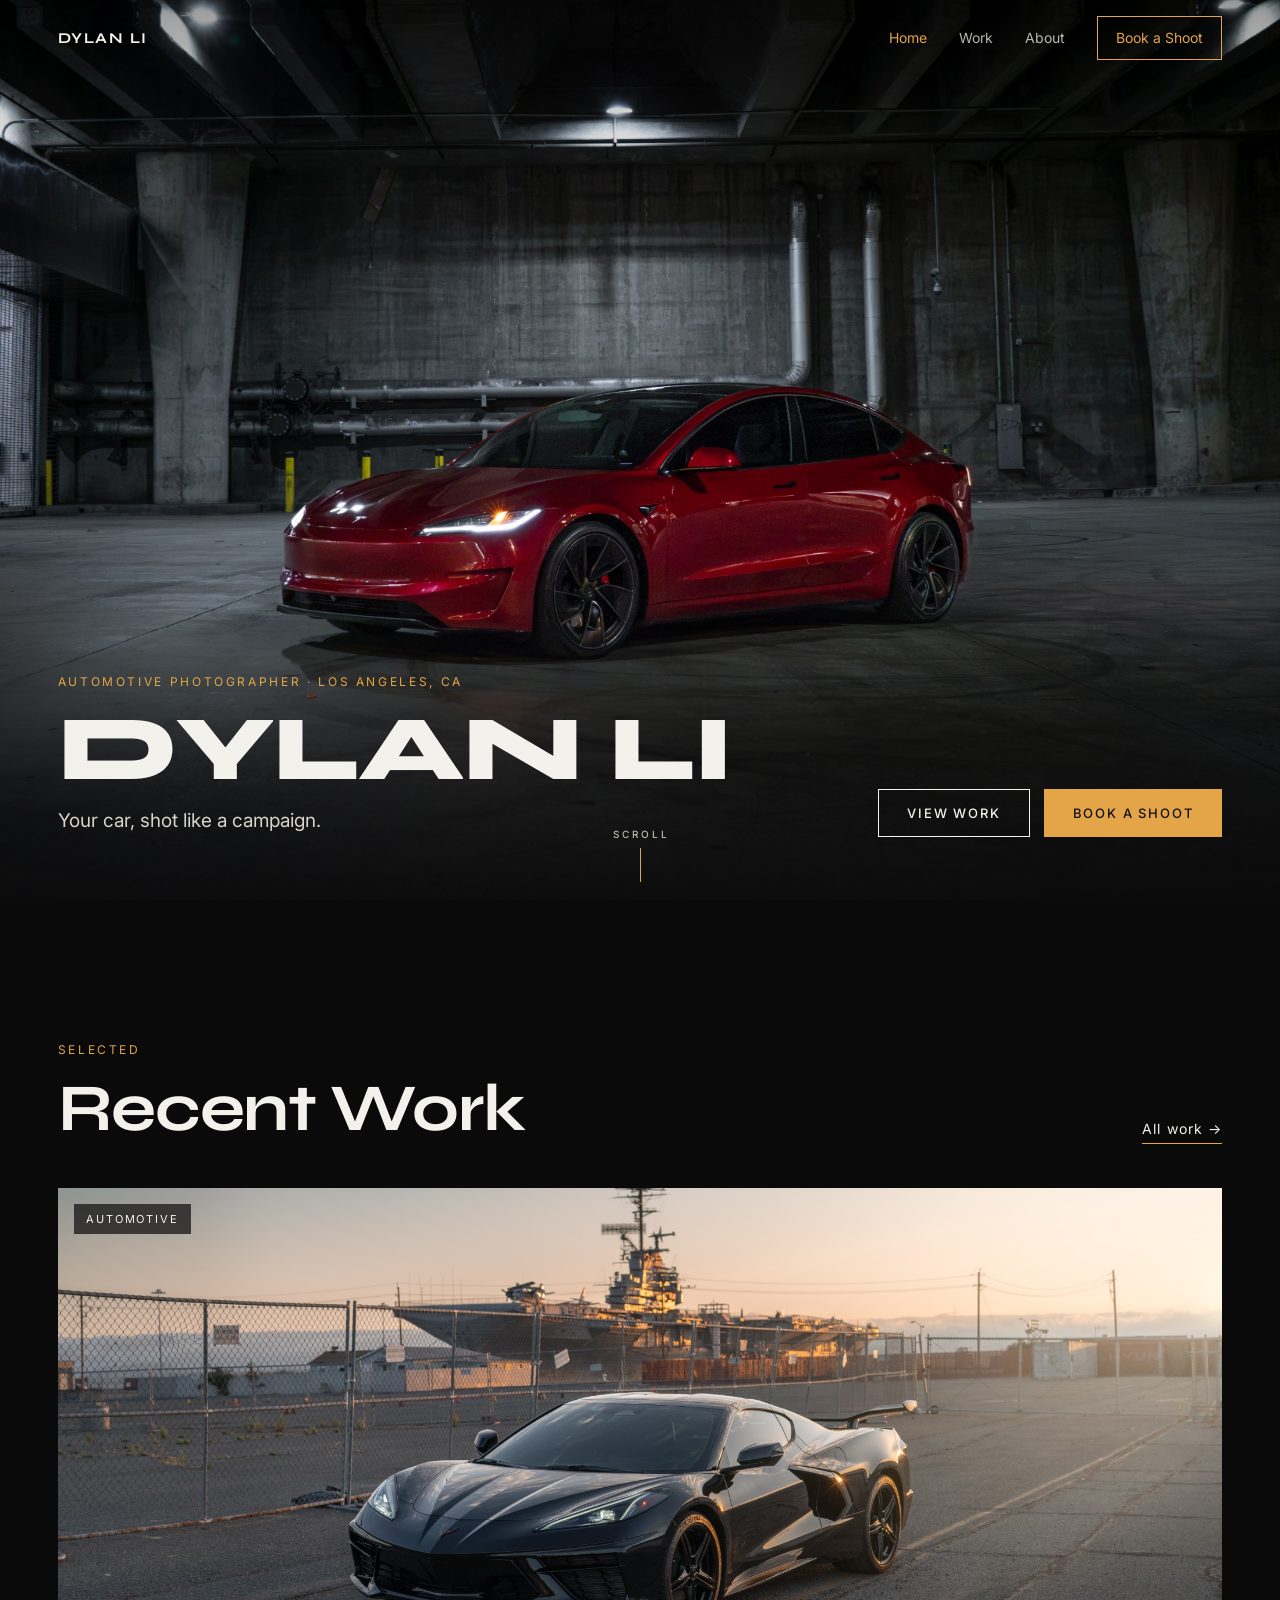
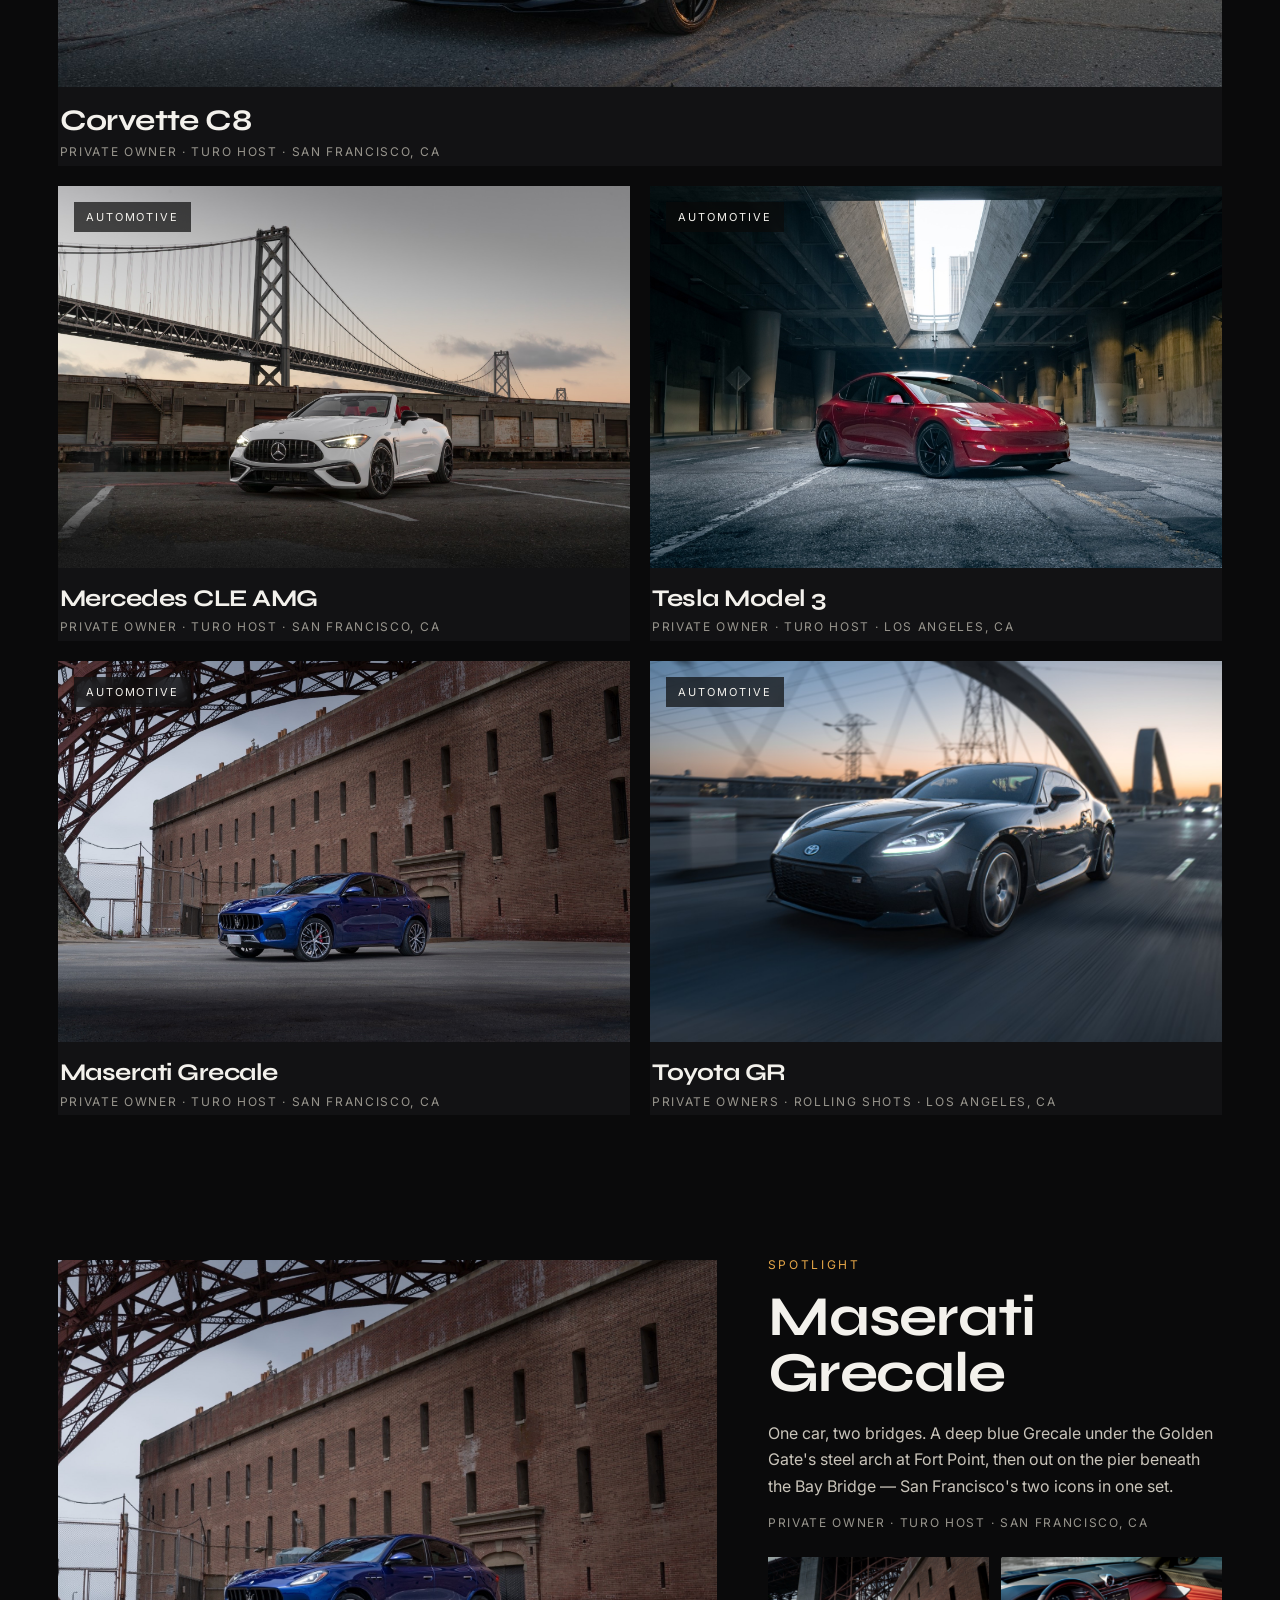
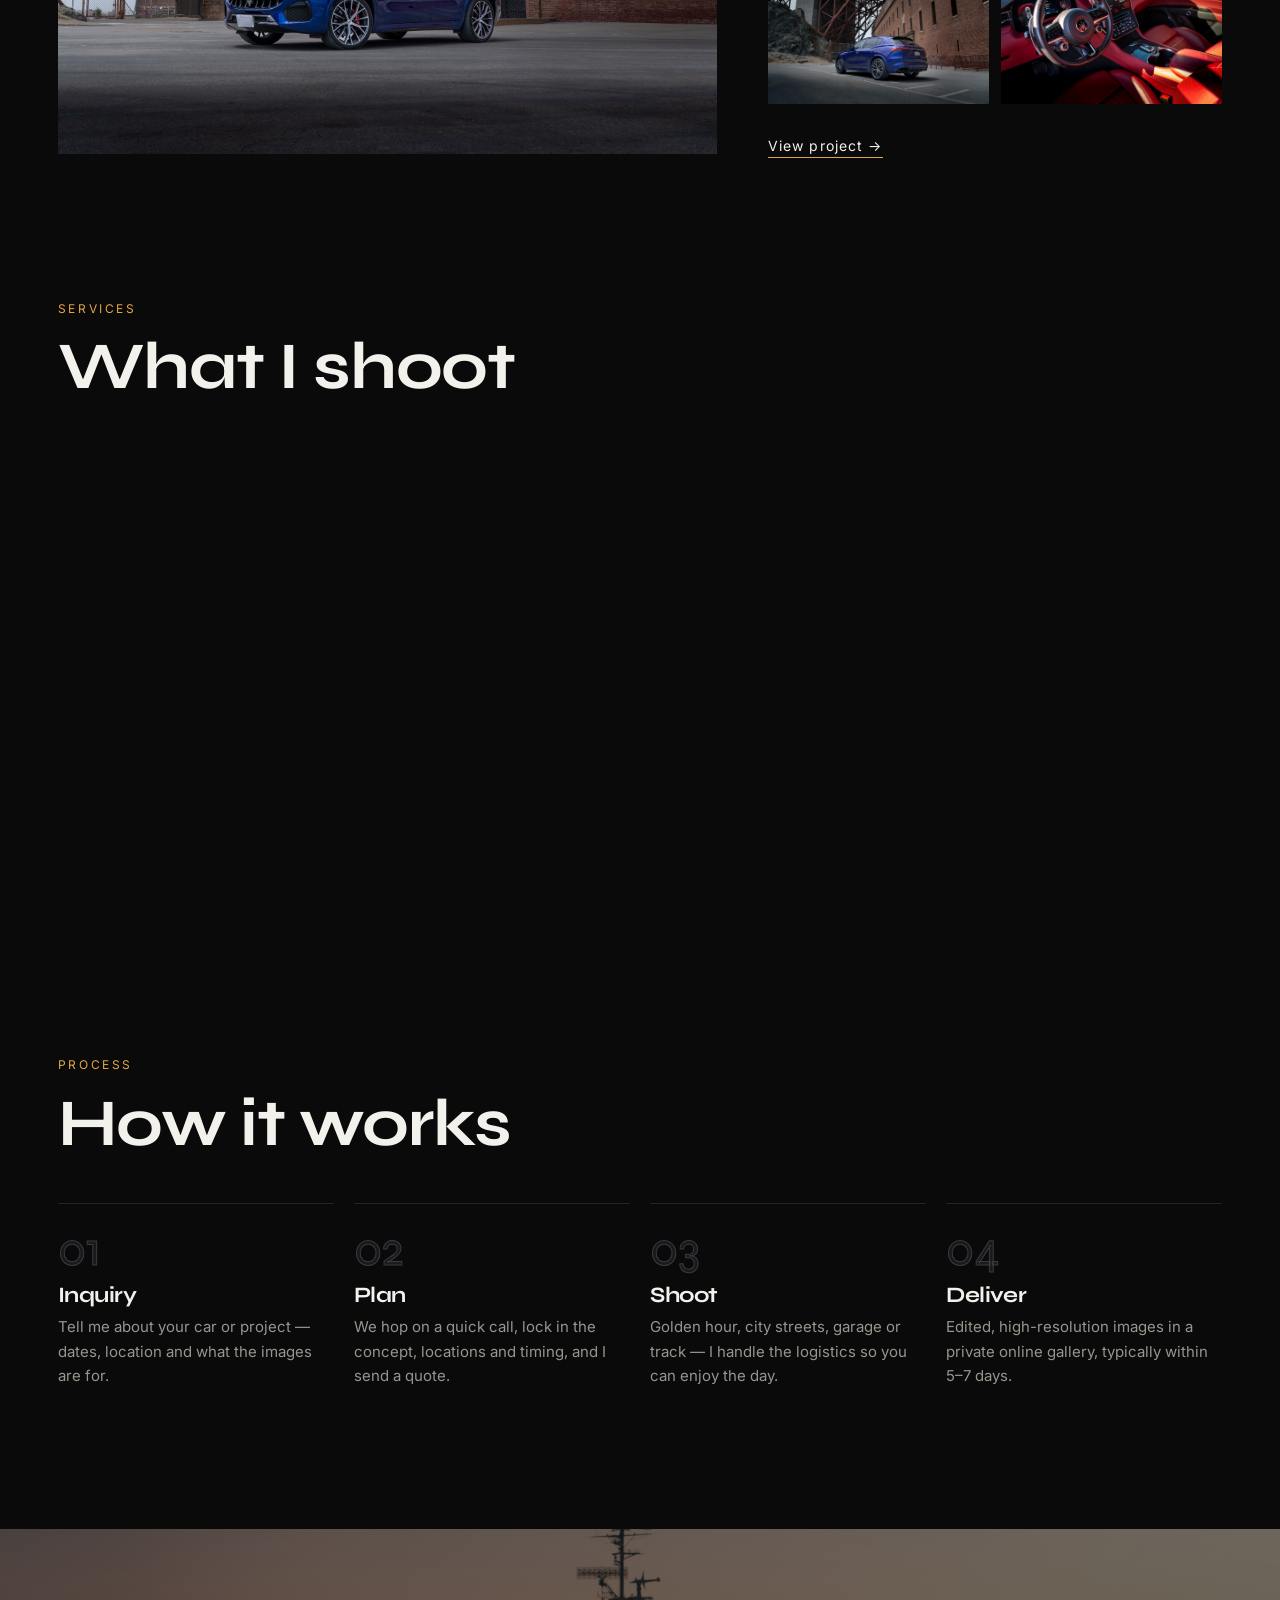
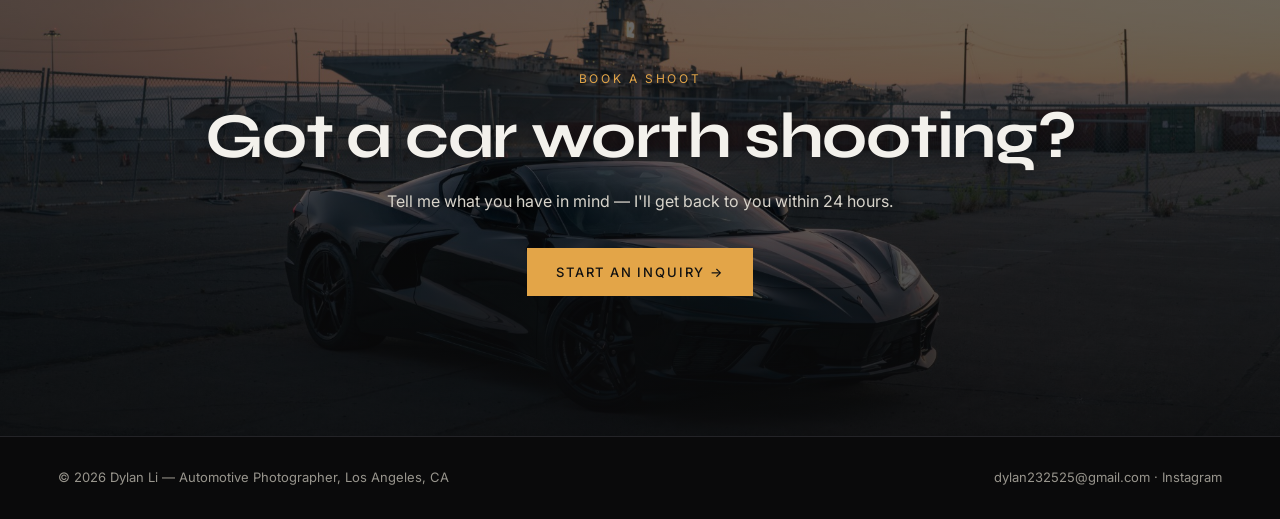
<file: index.html>
<!doctype html>
<html lang="en">
<head>
  <meta charset="utf-8" />
  <meta name="viewport" content="width=device-width, initial-scale=1" />
  <title>Photography</title>
  <meta name="description" content="Los Angeles automotive photographer — private car shoots, rolling shots, Turo listings, and dealership and brand campaigns." />
  <link rel="preconnect" href="https://fonts.googleapis.com" />
  <link rel="preconnect" href="https://fonts.gstatic.com" crossorigin />
  <link href="https://fonts.googleapis.com/css2?family=Inter:wght@300;400;500;600&family=Syne:wght@600;700;800&display=swap" rel="stylesheet" />
  <link rel="icon" href="favicon.ico" sizes="any" />
  <link rel="icon" type="image/png" sizes="32x32" href="favicon-32.png" />
  <link rel="apple-touch-icon" href="apple-touch-icon.png" />
  <link rel="stylesheet" href="styles.css" />
</head>
<body data-page="home">
  <main id="app"></main>
  <script src="config.js"></script>
  <script src="app.js"></script>
</body>
</html>
</file>
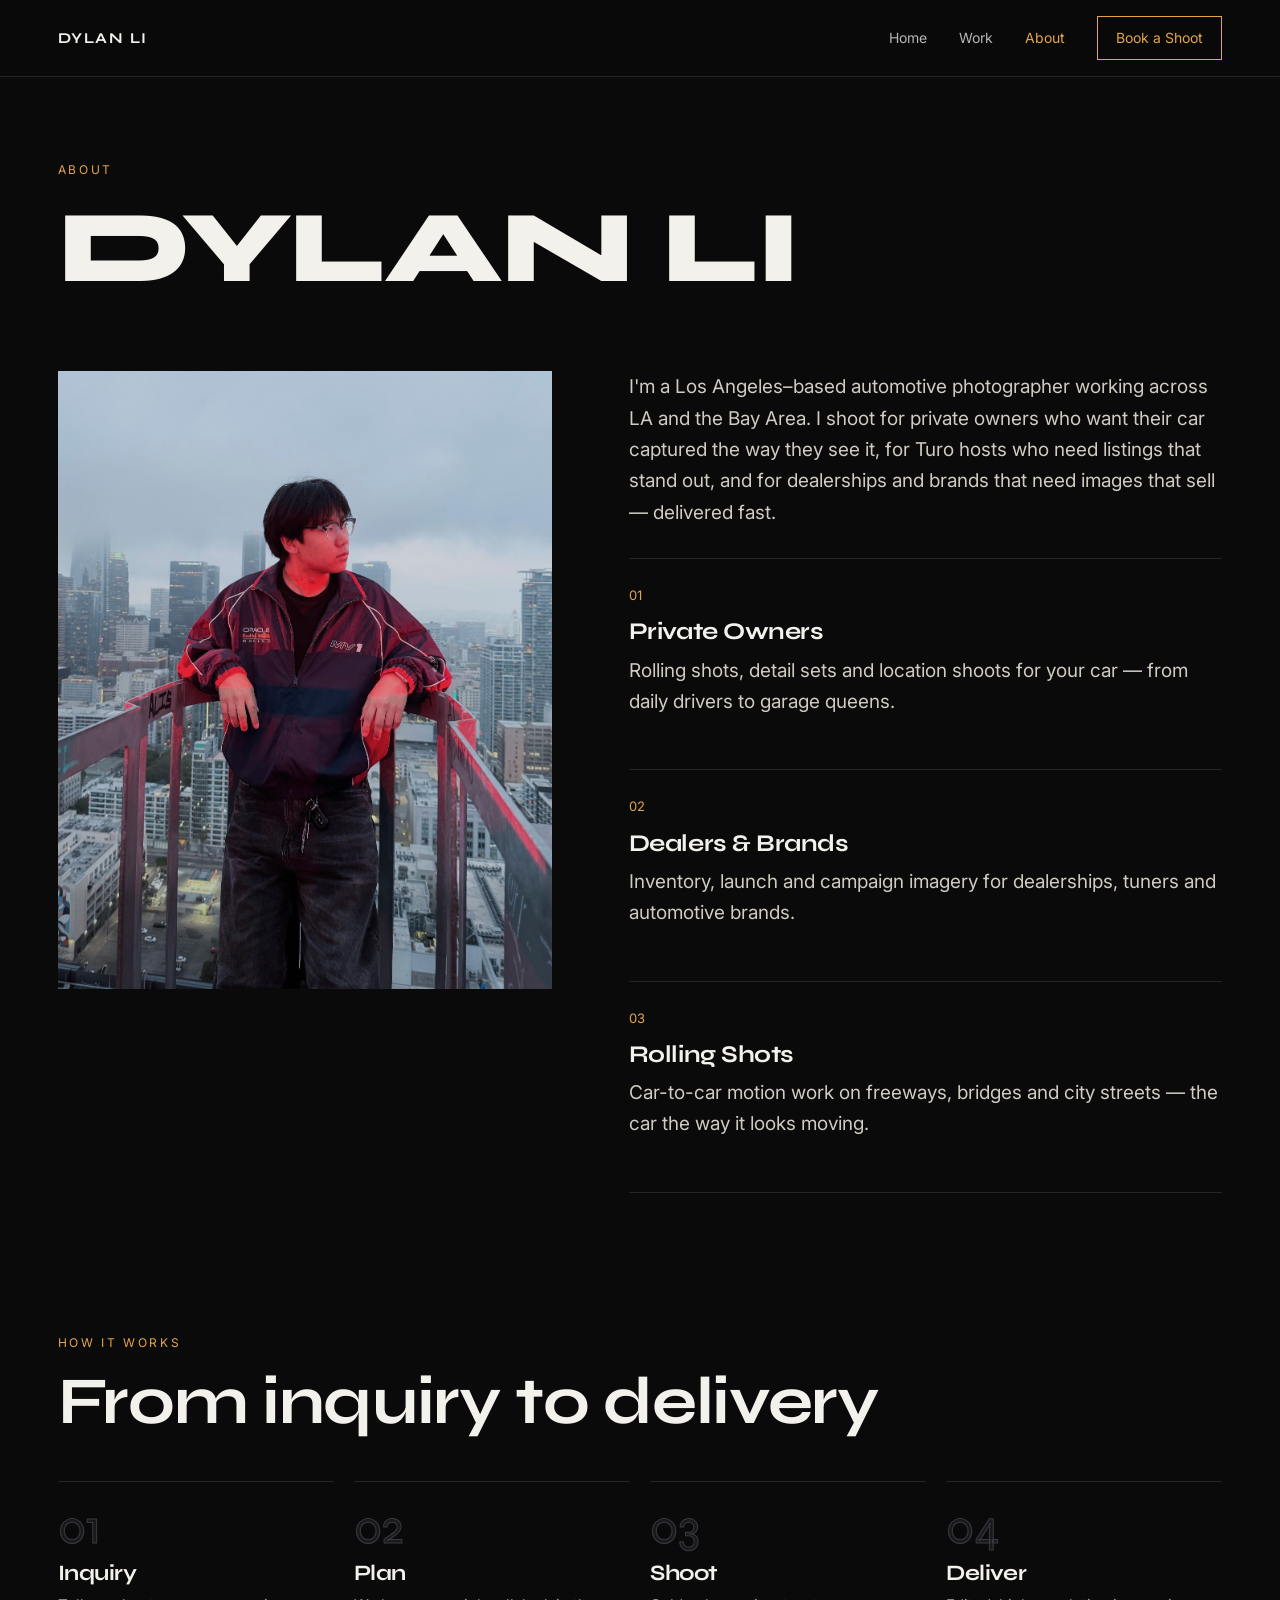
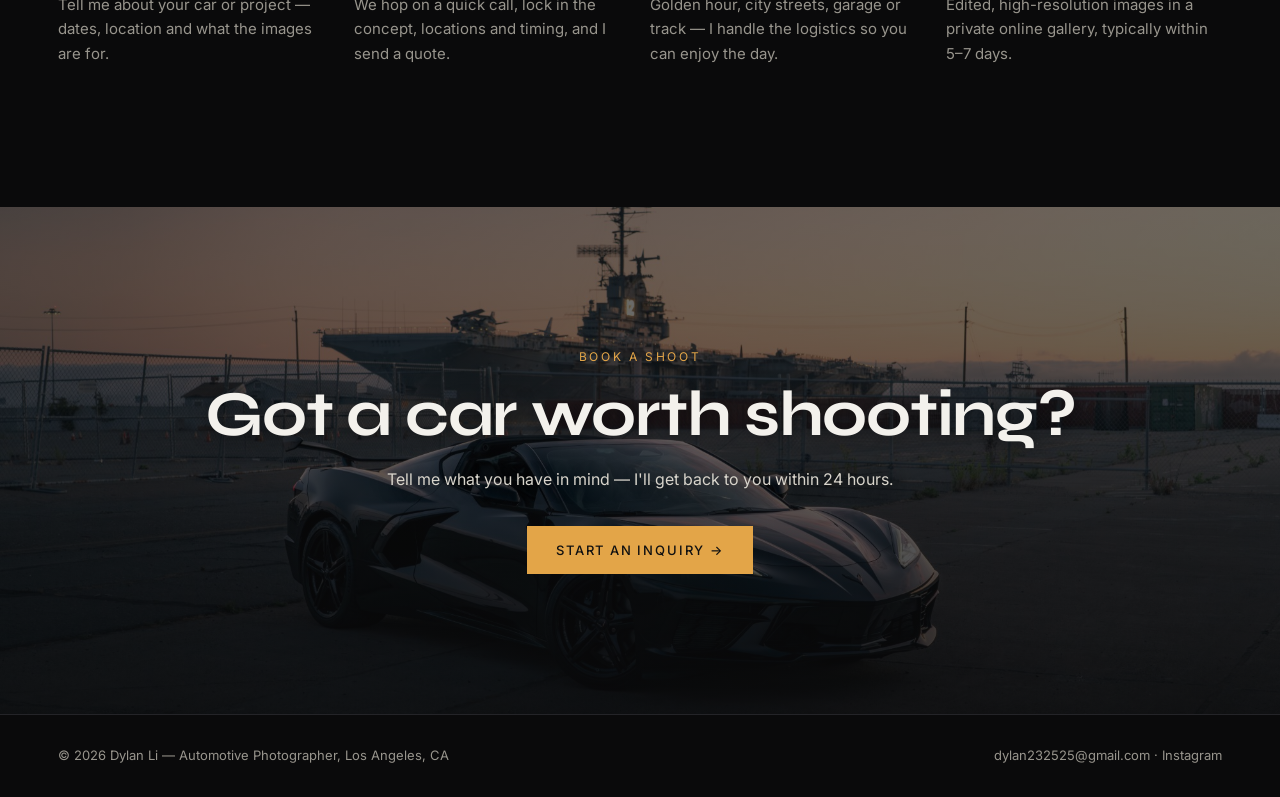
<file: about.html>
<!doctype html>
<html lang="en">
<head>
  <meta charset="utf-8" />
  <meta name="viewport" content="width=device-width, initial-scale=1" />
  <title>Photography</title>
  <meta name="description" content="Los Angeles automotive photographer — private car shoots, rolling shots, Turo listings, and dealership and brand campaigns." />
  <link rel="preconnect" href="https://fonts.googleapis.com" />
  <link rel="preconnect" href="https://fonts.gstatic.com" crossorigin />
  <link href="https://fonts.googleapis.com/css2?family=Inter:wght@300;400;500;600&family=Syne:wght@600;700;800&display=swap" rel="stylesheet" />
  <link rel="icon" href="favicon.ico" sizes="any" />
  <link rel="icon" type="image/png" sizes="32x32" href="favicon-32.png" />
  <link rel="apple-touch-icon" href="apple-touch-icon.png" />
  <link rel="stylesheet" href="styles.css" />
</head>
<body data-page="about">
  <main id="app"></main>
  <script src="config.js"></script>
  <script src="app.js"></script>
</body>
</html>
</file>
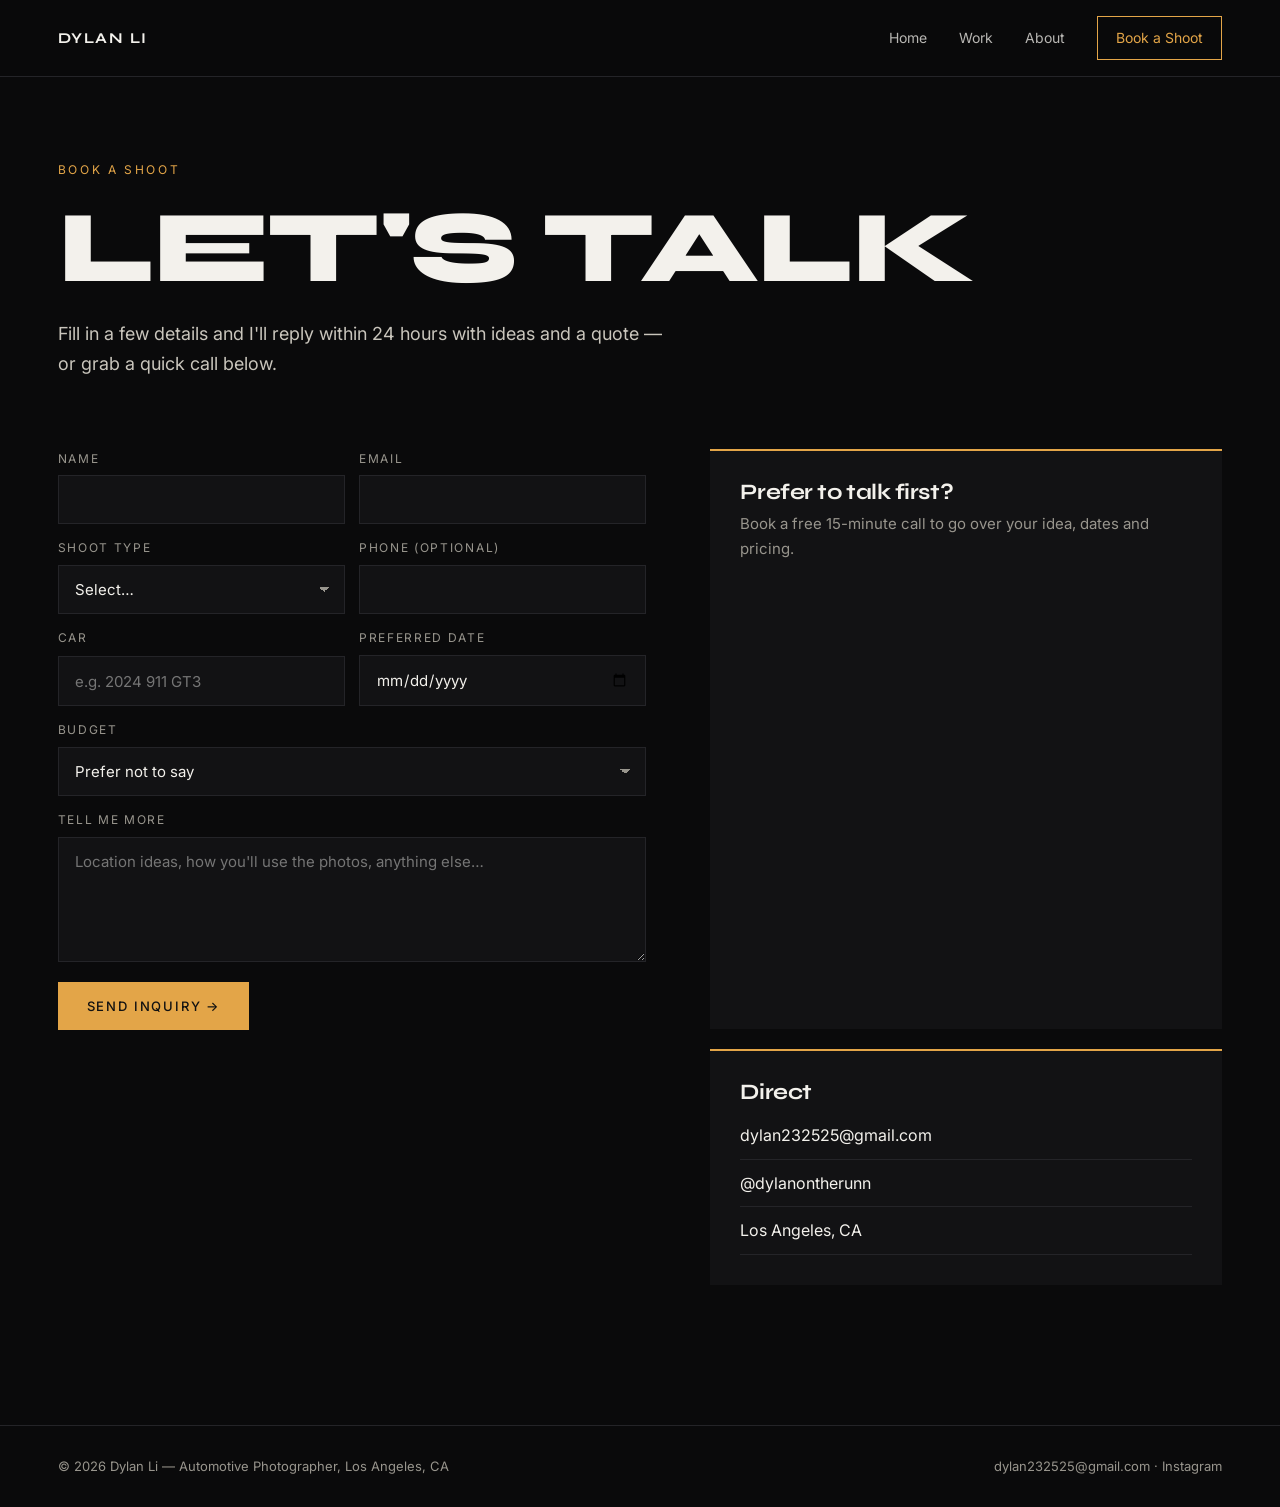
<file: contact.html>
<!doctype html>
<html lang="en">
<head>
  <meta charset="utf-8" />
  <meta name="viewport" content="width=device-width, initial-scale=1" />
  <title>Photography</title>
  <meta name="description" content="Los Angeles automotive photographer — private car shoots, rolling shots, Turo listings, and dealership and brand campaigns." />
  <link rel="preconnect" href="https://fonts.googleapis.com" />
  <link rel="preconnect" href="https://fonts.gstatic.com" crossorigin />
  <link href="https://fonts.googleapis.com/css2?family=Inter:wght@300;400;500;600&family=Syne:wght@600;700;800&display=swap" rel="stylesheet" />
  <link rel="icon" href="favicon.ico" sizes="any" />
  <link rel="icon" type="image/png" sizes="32x32" href="favicon-32.png" />
  <link rel="apple-touch-icon" href="apple-touch-icon.png" />
  <link rel="stylesheet" href="styles.css" />
</head>
<body data-page="contact">
  <main id="app"></main>
  <script src="config.js"></script>
  <script src="app.js"></script>
</body>
</html>
</file>
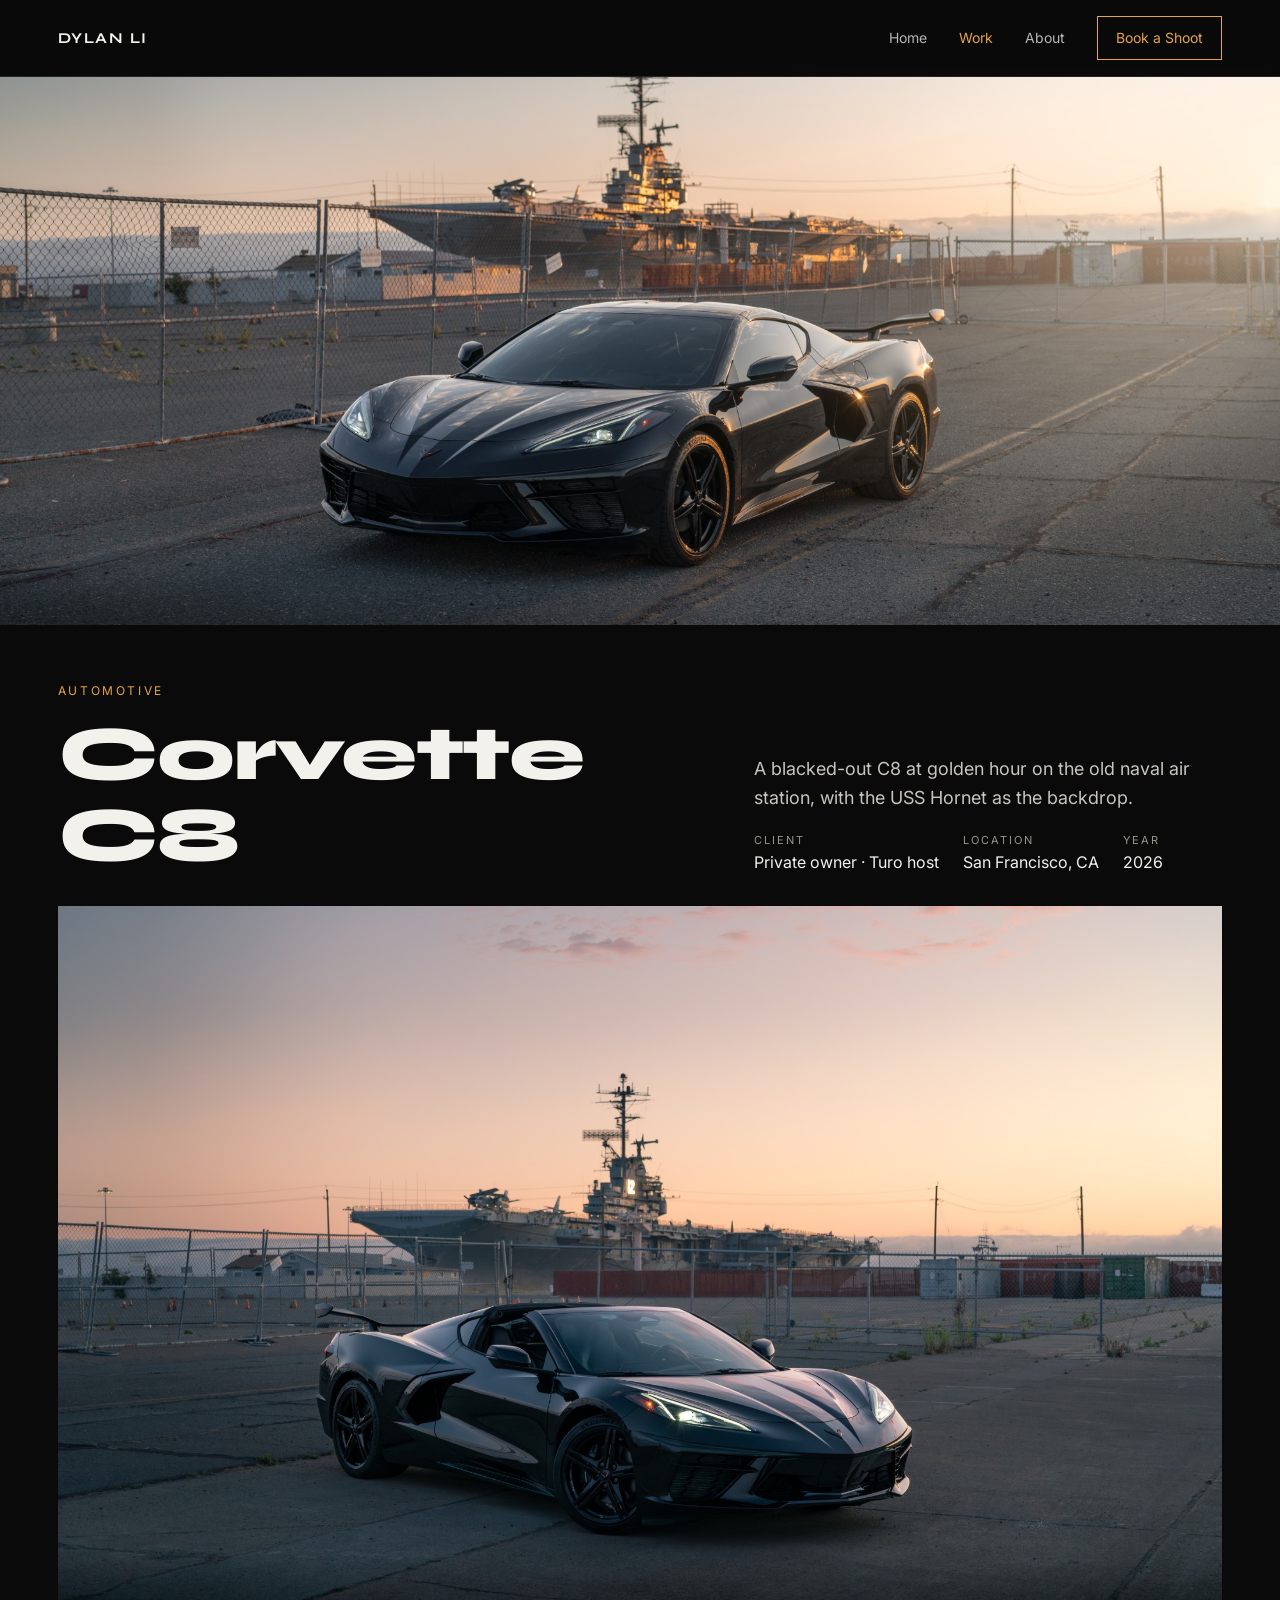
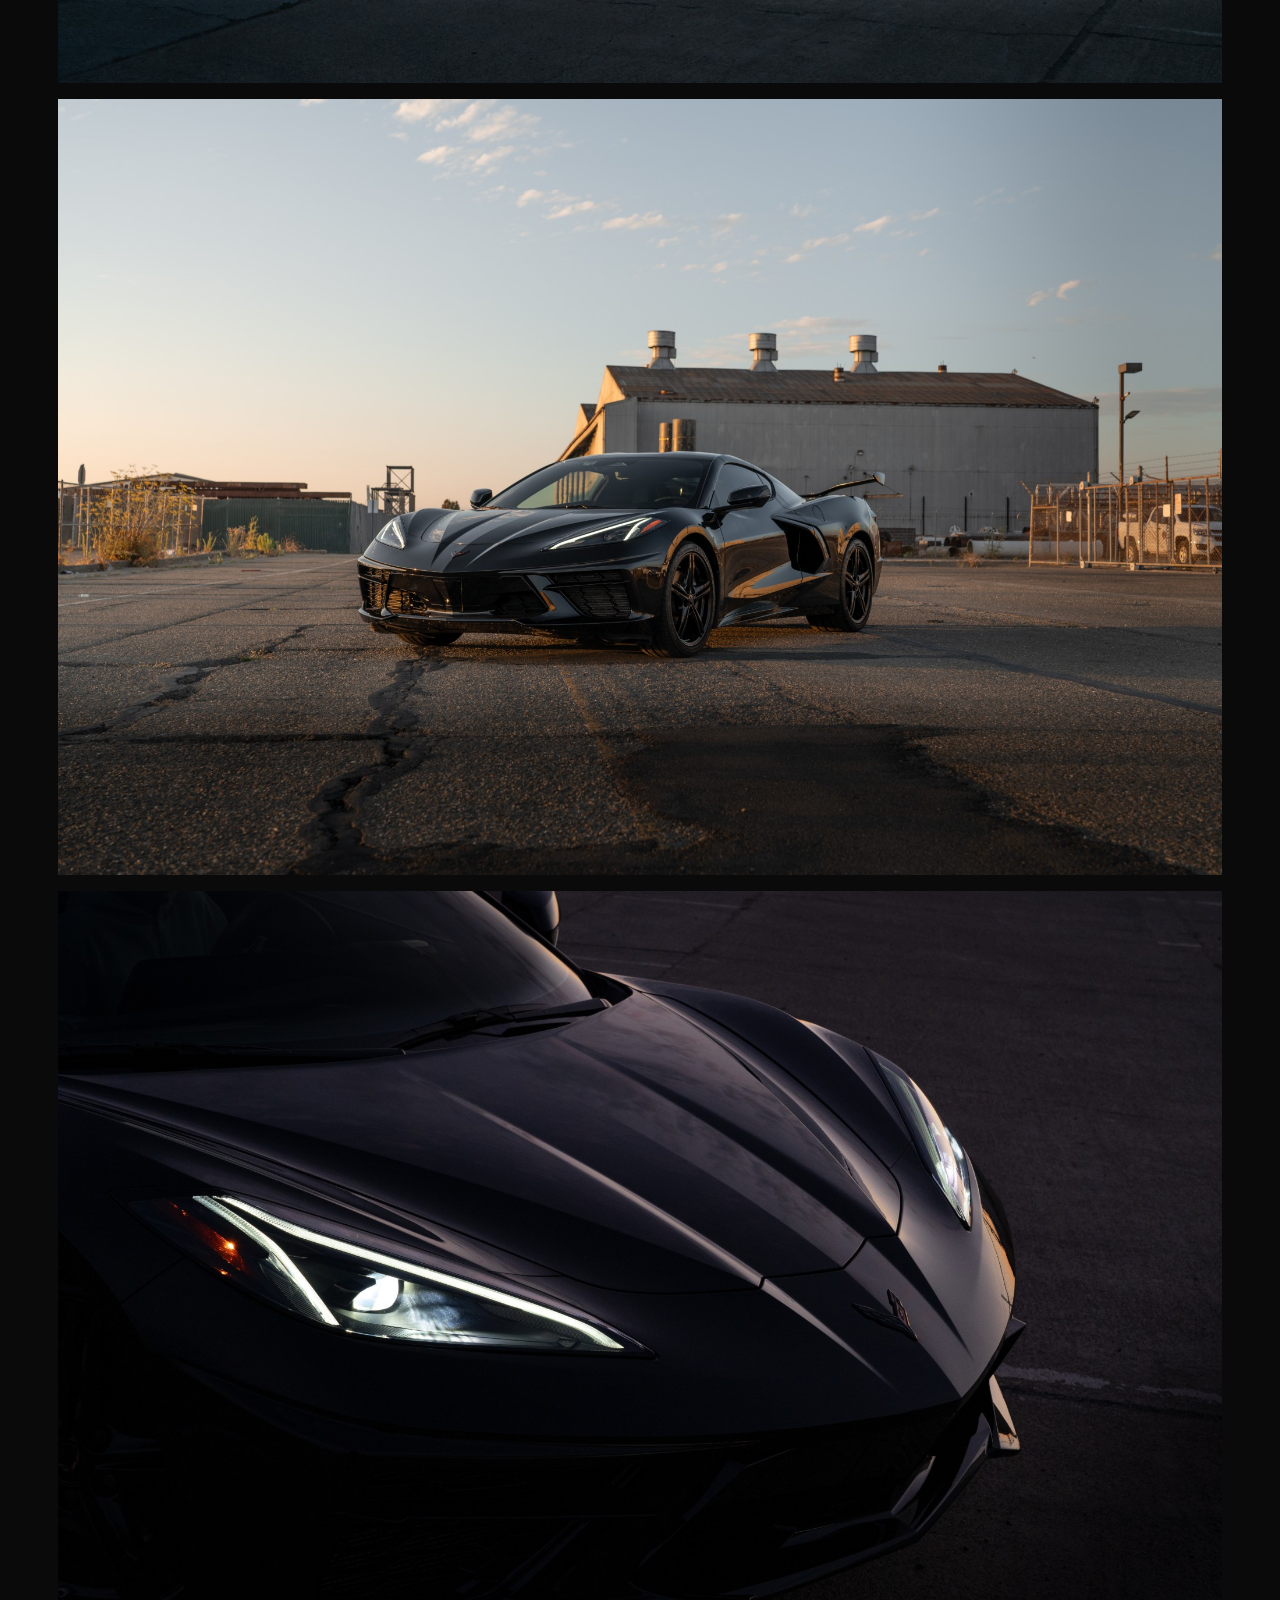
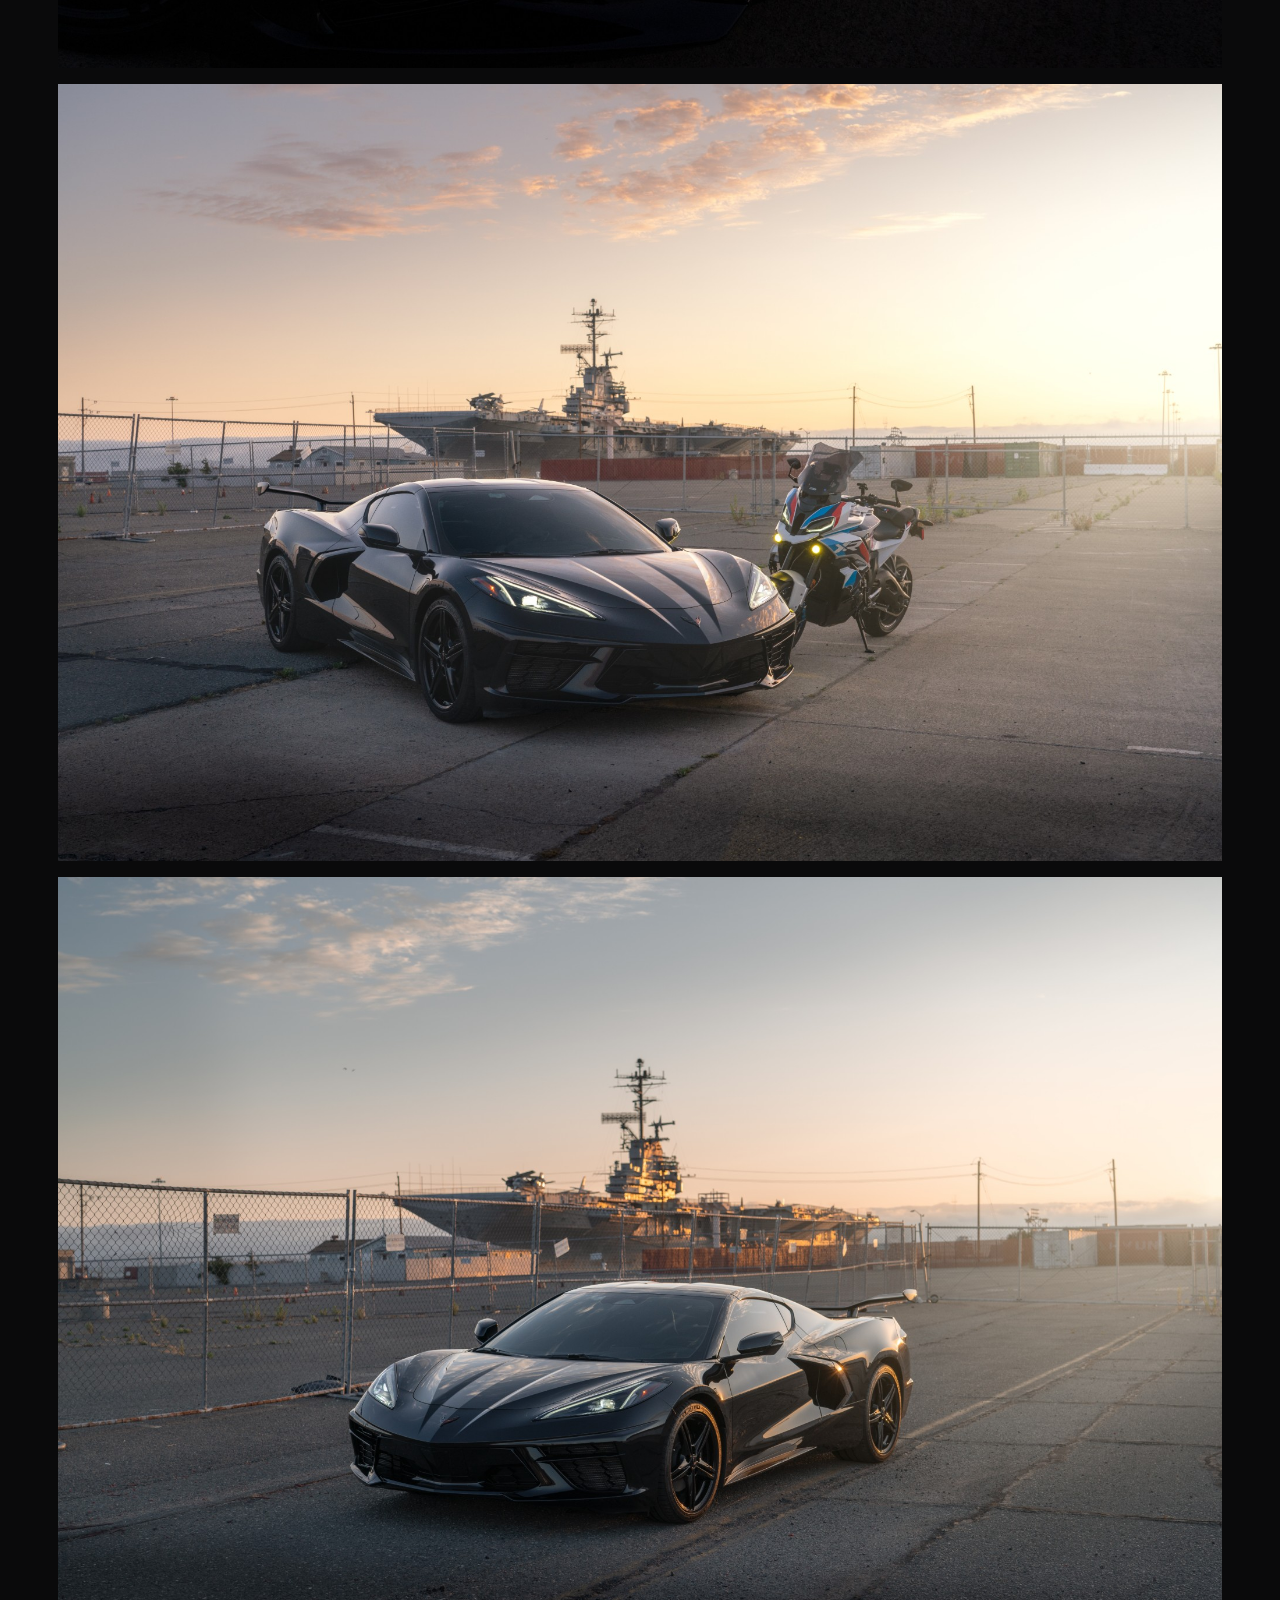
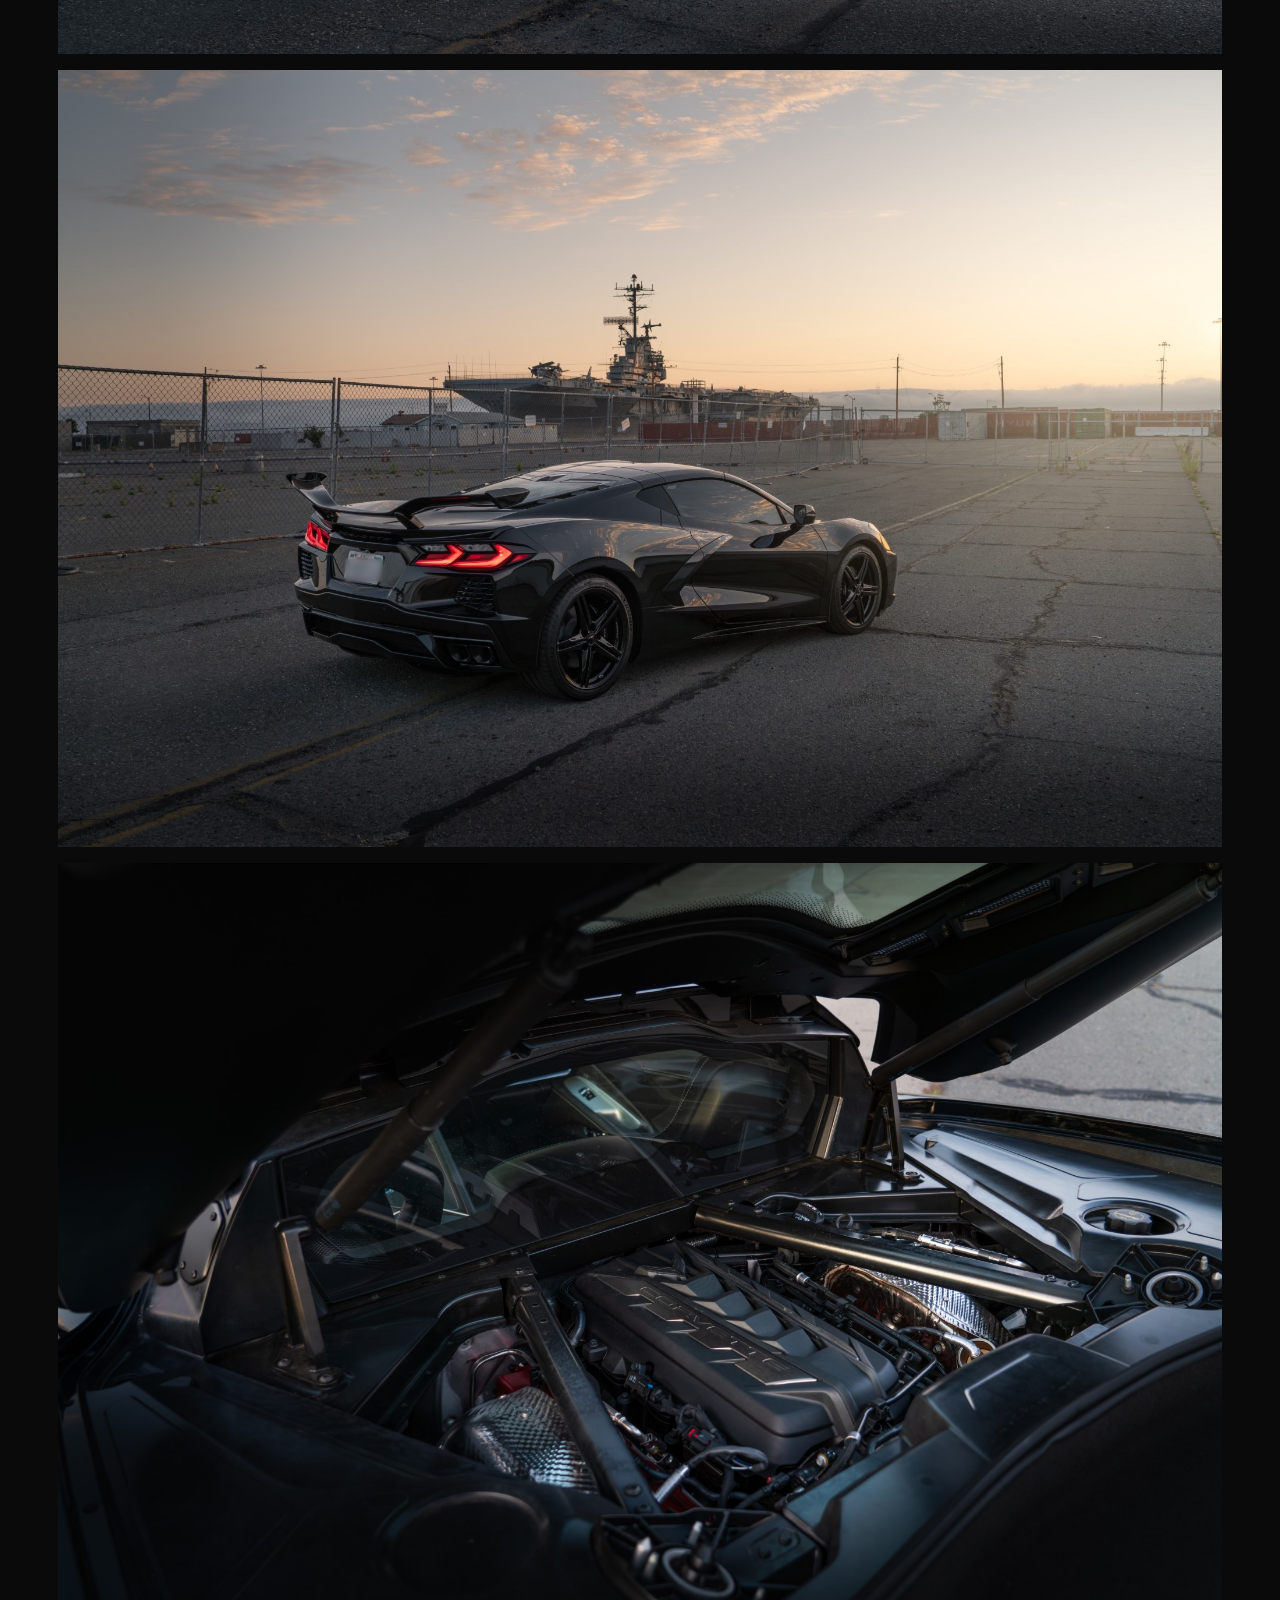
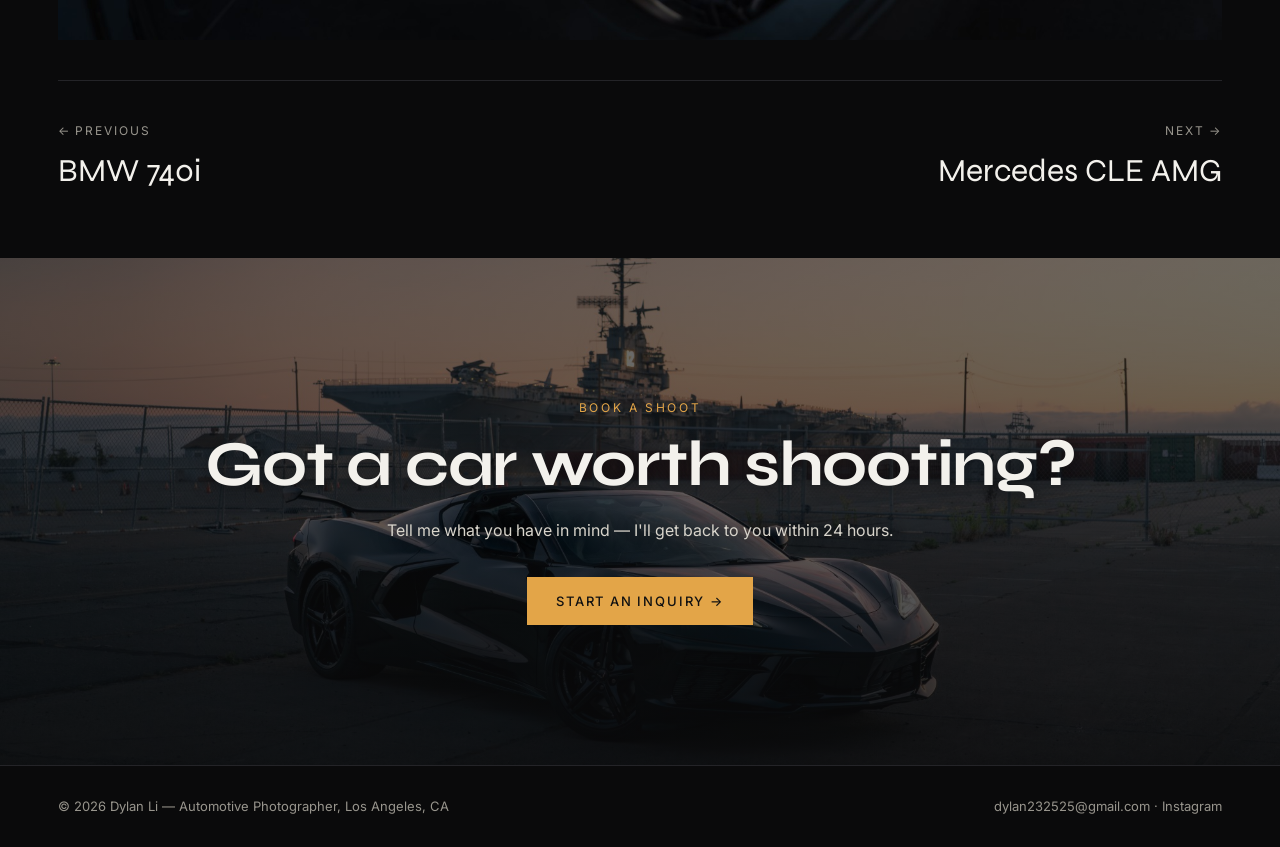
<file: project.html>
<!doctype html>
<html lang="en">
<head>
  <meta charset="utf-8" />
  <meta name="viewport" content="width=device-width, initial-scale=1" />
  <title>Photography</title>
  <meta name="description" content="Los Angeles automotive photographer — private car shoots, rolling shots, Turo listings, and dealership and brand campaigns." />
  <link rel="preconnect" href="https://fonts.googleapis.com" />
  <link rel="preconnect" href="https://fonts.gstatic.com" crossorigin />
  <link href="https://fonts.googleapis.com/css2?family=Inter:wght@300;400;500;600&family=Syne:wght@600;700;800&display=swap" rel="stylesheet" />
  <link rel="icon" href="favicon.ico" sizes="any" />
  <link rel="icon" type="image/png" sizes="32x32" href="favicon-32.png" />
  <link rel="apple-touch-icon" href="apple-touch-icon.png" />
  <link rel="stylesheet" href="styles.css" />
</head>
<body data-page="project">
  <main id="app"></main>
  <script src="config.js"></script>
  <script src="app.js"></script>
</body>
</html>
</file>
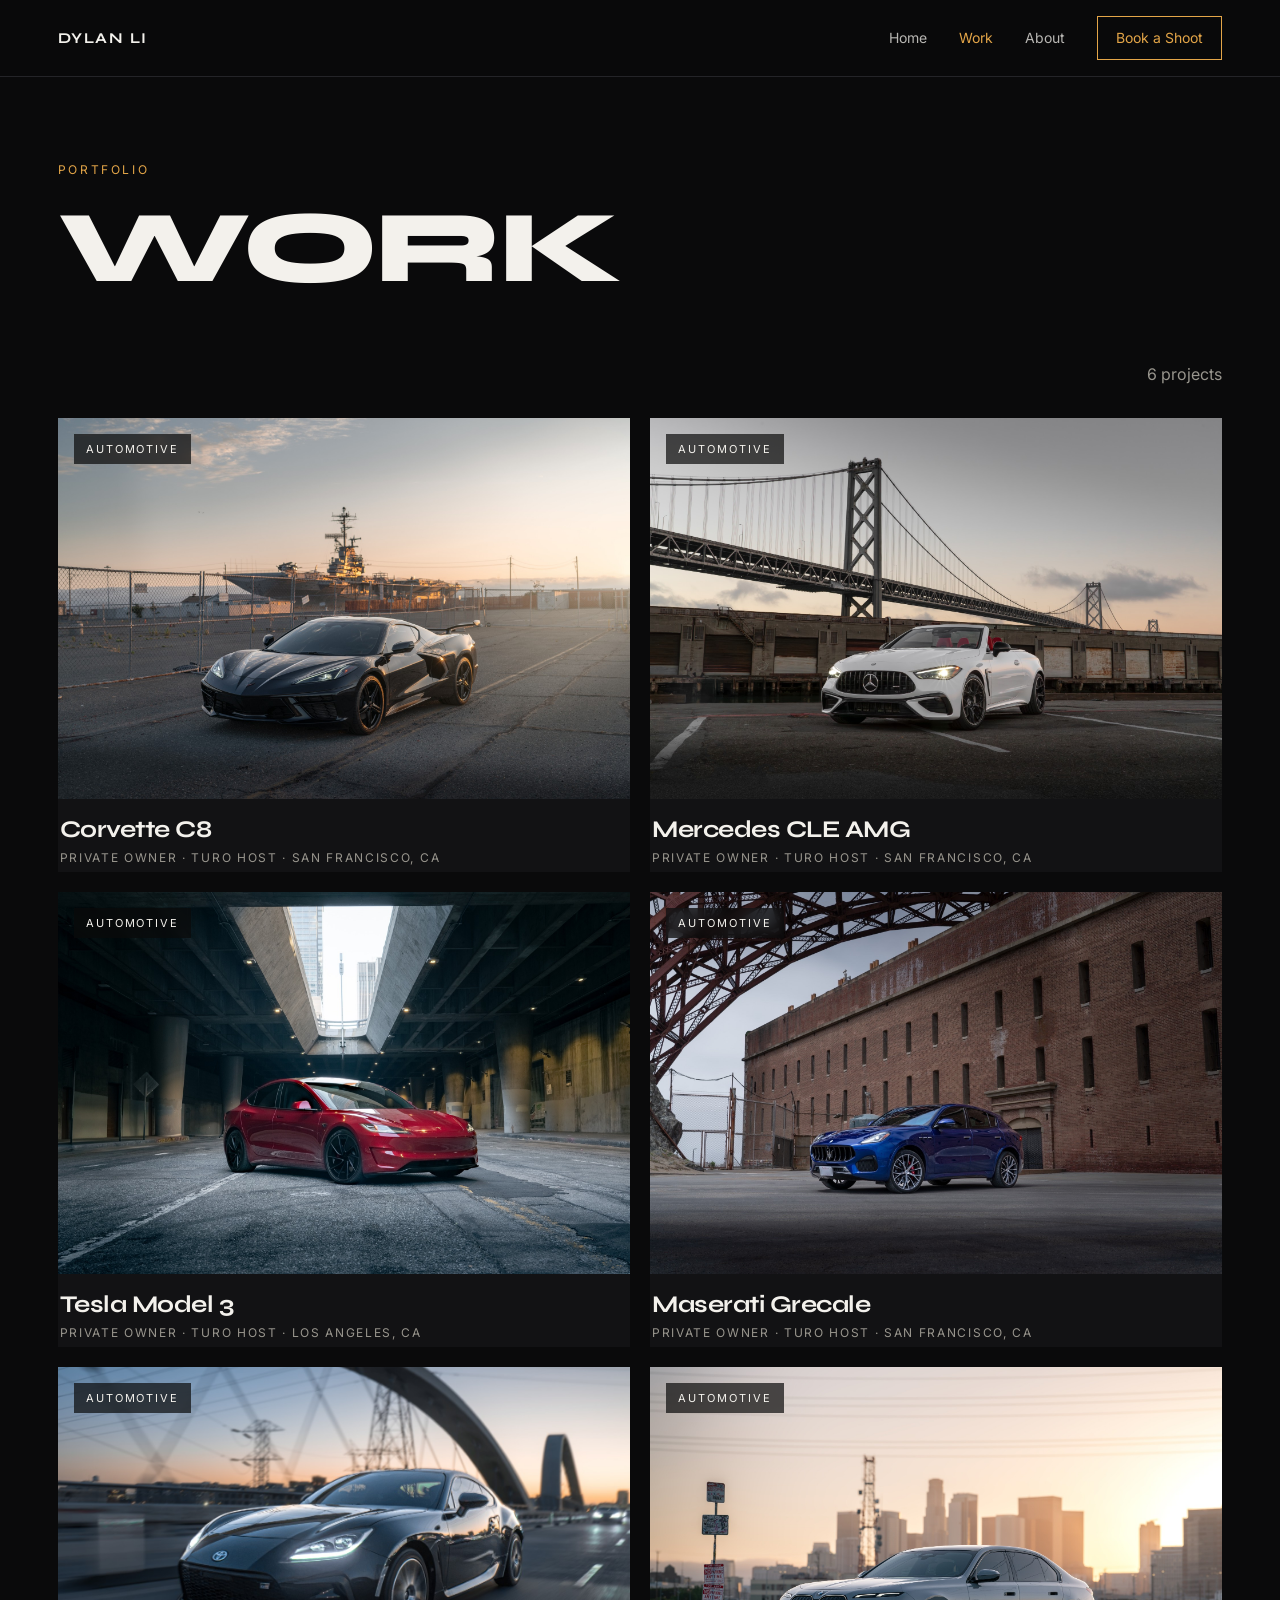
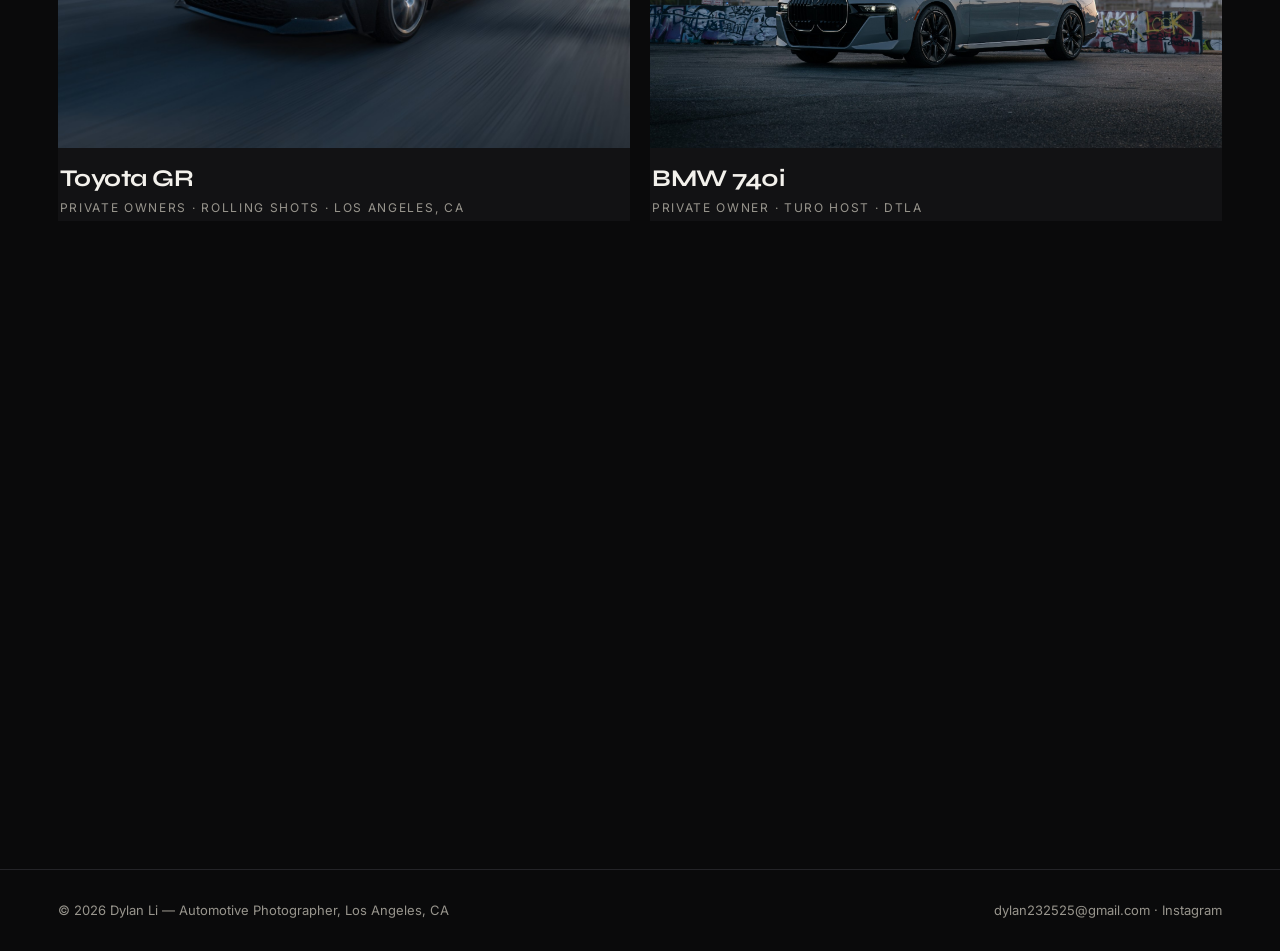
<file: work.html>
<!doctype html>
<html lang="en">
<head>
  <meta charset="utf-8" />
  <meta name="viewport" content="width=device-width, initial-scale=1" />
  <title>Photography</title>
  <meta name="description" content="Los Angeles automotive photographer — private car shoots, rolling shots, Turo listings, and dealership and brand campaigns." />
  <link rel="preconnect" href="https://fonts.googleapis.com" />
  <link rel="preconnect" href="https://fonts.gstatic.com" crossorigin />
  <link href="https://fonts.googleapis.com/css2?family=Inter:wght@300;400;500;600&family=Syne:wght@600;700;800&display=swap" rel="stylesheet" />
  <link rel="icon" href="favicon.ico" sizes="any" />
  <link rel="icon" type="image/png" sizes="32x32" href="favicon-32.png" />
  <link rel="apple-touch-icon" href="apple-touch-icon.png" />
  <link rel="stylesheet" href="styles.css" />
</head>
<body data-page="work">
  <main id="app"></main>
  <script src="config.js"></script>
  <script src="app.js"></script>
</body>
</html>
</file>
<file: styles.css>
:root {
  --bg: #0a0a0b;
  --bg-2: #121214;
  --bg-3: #1a1a1d;
  --fg: #f3f1ec;
  --muted: #98958d;
  --line: #242428;
  --accent: #e3a548;
  --pad: clamp(16px, 4.5vw, 64px);
  --max: 1440px;
}
* { box-sizing: border-box; margin: 0; padding: 0; }
html { scroll-behavior: smooth; }
body { background: var(--bg); color: var(--fg); font: 400 16px/1.65 "Inter", system-ui, sans-serif; -webkit-font-smoothing: antialiased; overflow-x: hidden; }
img { display: block; max-width: 100%; }
a { color: inherit; text-decoration: none; }
h1, h2, h3 { font-family: "Syne", sans-serif; letter-spacing: -0.02em; line-height: 1.05; font-weight: 700; }
.wrap { max-width: var(--max); margin: 0 auto; padding: 0 var(--pad); }
.eyebrow { text-transform: uppercase; letter-spacing: .22em; font-size: 12px; color: var(--accent); margin-bottom: 14px; display: block; }
.muted { color: var(--muted); }
.btn { display: inline-flex; align-items: center; gap: 10px; padding: 15px 28px; border: 1px solid var(--fg); background: transparent; color: var(--fg); font: 500 13px "Inter"; letter-spacing: .14em; text-transform: uppercase; cursor: pointer; transition: .25s; }
.btn:hover { background: var(--fg); color: var(--bg); }
.btn.solid { background: var(--accent); border-color: var(--accent); color: #111; }
.btn.solid:hover { background: var(--fg); border-color: var(--fg); }
.link-arrow { font-size: 14px; letter-spacing: .08em; border-bottom: 1px solid var(--accent); padding-bottom: 3px; }

/* placeholder for missing photos */
.ph { width: 100%; background: linear-gradient(135deg, #1c1c20 0%, #121214 60%, #1f1a12 100%); display: flex; align-items: center; justify-content: center; color: #4a4740; font-size: 12px; letter-spacing: .2em; text-transform: uppercase; position: relative; }
.ph::after { content: "Photo"; }
.media img, .media .ph { width: 100%; height: 100%; object-fit: cover; }

/* NAV */
.nav { position: fixed; inset: 0 0 auto 0; z-index: 50; transition: .3s; }
.nav .wrap { display: flex; justify-content: space-between; align-items: center; height: 76px; }
.nav.solid { background: rgba(10,10,11,.88); backdrop-filter: blur(12px); border-bottom: 1px solid var(--line); }
.brand { font-family: "Syne"; font-weight: 700; letter-spacing: .1em; text-transform: uppercase; font-size: 15px; }
.nav nav { display: flex; gap: 32px; align-items: center; font-size: 14px; }
.nav nav a { opacity: .75; transition: .2s; }
.nav nav a:hover, .nav nav a.on { opacity: 1; }
.nav nav a.on:not(.cta) { color: var(--accent); }
.nav .cta { opacity: 1; padding: 9px 18px; border: 1px solid var(--accent); color: var(--accent); }
.nav .cta:hover { background: var(--accent); color: #111; }
.burger { display: none; background: none; border: 0; color: var(--fg); font-size: 26px; cursor: pointer; }

/* HERO */
.hero { position: relative; height: 100svh; min-height: 580px; display: flex; align-items: flex-end; overflow: hidden; }
.hero .media { position: absolute; inset: 0; }
.hero .media { will-change: transform; }
.hero .ph { height: 100%; }
.hero .ph::after { content: none; }
.hero .wrap { will-change: opacity, transform; }

/* hero name: letters (masks for the intro rise) */
.hero h1 .word { display: inline-block; white-space: nowrap; }
.hero h1 .ch { display: inline-block; overflow: hidden; vertical-align: bottom; padding: .06em 0 .02em; margin: -.06em 0 -.02em; }
.hero h1 .ch > i { display: inline-block; font-style: normal; }

/* black veil the intro lifts */
.hero .veil { position: absolute; inset: 0; z-index: 1; background: #000; opacity: 0; pointer-events: none; }

/* scroll cue */
.scroll-cue { position: absolute; left: 50%; bottom: 18px; z-index: 3; transform: translateX(-50%); pointer-events: none; }
.scroll-cue span { display: flex; flex-direction: column; align-items: center; gap: 8px; }
.scroll-cue em { font: 500 10px "Inter"; font-style: normal; letter-spacing: .3em; text-transform: uppercase; color: #bdb8ad; padding-left: .3em; }
.scroll-cue b { position: relative; width: 1px; height: 34px; background: rgba(255,255,255,.15); overflow: hidden; }
.scroll-cue b::after { content: ""; position: absolute; left: 0; top: 0; width: 1px; height: 100%; background: var(--accent); animation: cue 1.8s cubic-bezier(.6,0,.3,1) infinite; }
@keyframes cue { 0% { transform: translateY(-100%); } 60%, 100% { transform: translateY(100%); } }

/* INTRO — whole sequence finishes by 1.5s */
.intro .hero .media img { animation: heroIn 1.5s cubic-bezier(.2,.7,.2,1) both; }
.intro .hero .veil { animation: veil 1.25s cubic-bezier(.4,0,.2,1) both; }
.intro .hero h1 .ch > i { animation: rise .75s cubic-bezier(.2,.8,.2,1) both; animation-delay: calc(.25s + var(--i) * 62ms); }
.intro .hero .eyebrow { animation: fadeUp .6s ease-out .6s both; }
.intro .hero .line { animation: fadeUp .6s ease-out .75s both; }
.intro .hero .actions { animation: fadeUp .6s ease-out .9s both; }
.intro .nav { animation: fadeIn .6s ease-out .75s both; }
.intro .scroll-cue span { animation: fadeIn .5s ease-out 1s both; }
@keyframes heroIn { from { transform: scale(1.12); } to { transform: scale(1); } }
@keyframes veil { from { opacity: 1; } to { opacity: 0; } }
@keyframes rise { from { transform: translateY(110%); } to { transform: none; } }
@keyframes fadeUp { from { opacity: 0; transform: translateY(14px); } to { opacity: 1; transform: none; } }
@keyframes fadeIn { from { opacity: 0; } to { opacity: 1; } }
@media (prefers-reduced-motion: reduce) {
  .intro .hero *, .intro .nav, .scroll-cue b::after { animation: none !important; }
}
.hero .media img { position: absolute; left: 0; top: -12%; height: 112%; object-position: center 40%; }
.hero::after { content: ""; position: absolute; inset: 0; background: linear-gradient(180deg, rgba(0,0,0,.4) 0%, rgba(0,0,0,0) 22%, rgba(0,0,0,0) 62%, rgba(10,10,11,.92) 100%); }
.hero .wrap { position: relative; z-index: 2; width: 100%; padding-bottom: clamp(40px, 7vh, 72px); display: flex; justify-content: space-between; align-items: flex-end; gap: 32px; flex-wrap: wrap; }
.hero h1 { font-size: clamp(46px, 7.2vw, 112px); font-weight: 800; text-transform: uppercase; line-height: .95; margin-bottom: 12px; }
.hero .line { font-size: clamp(15px, 1.5vw, 19px); color: #d8d4cb; }
.hero .actions { display: flex; gap: 14px; flex-wrap: wrap; }

/* SECTIONS */
section { padding: clamp(80px, 11vw, 140px) 0; }
.head { display: flex; justify-content: space-between; align-items: end; gap: 24px; flex-wrap: wrap; margin-bottom: 44px; }
.head h2 { font-size: clamp(36px, 5.2vw, 68px); }
.page-top { padding-top: 160px; padding-bottom: 40px; }
.page-top h1 { font-size: clamp(48px, 8vw, 110px); text-transform: uppercase; font-weight: 800; }
.page-top p { max-width: 620px; margin-top: 18px; color: #c9c5bc; font-size: 18px; }

/* PROJECT CARDS */
.cards { display: grid; grid-template-columns: repeat(2, 1fr); gap: 20px; }
.cards.three { grid-template-columns: repeat(3, 1fr); }
.cards.three .card h3 { font-size: 22px; }
@media (max-width: 1000px) {
  .cards.three { grid-template-columns: repeat(2, 1fr); }
  .cards.three .card:first-child { grid-column: span 2; }
  .cards.three .card:first-child .media { aspect-ratio: 21/9; }
}
.card { display: block; position: relative; overflow: hidden; background: var(--bg-2); opacity: 0; transform: translateY(28px); transition: opacity .8s, transform .8s; }
.card.in { opacity: 1; transform: none; }
.card .media { aspect-ratio: 3/2; overflow: hidden; }
.card .media > * { transition: transform 1s cubic-bezier(.2,.7,.2,1), filter .4s; }
.card:hover .media > * { transform: scale(1.04); filter: brightness(1.15); }
.card .info { display: grid; gap: 6px; padding: 18px 2px 4px; }
.card h3 { font-size: 24px; }
.card small { color: var(--muted); font-size: 12px; letter-spacing: .14em; text-transform: uppercase; }
/* homepage sports banner (shown while there are fewer than 3 sports projects) */
.card.banner .media { aspect-ratio: 21/8; }
.card.banner::after { content: ""; position: absolute; inset: 0; background: linear-gradient(270deg, rgba(10,10,11,.92) 0%, rgba(10,10,11,.6) 28%, rgba(10,10,11,0) 52%); pointer-events: none; }
.banner-text { position: absolute; right: clamp(22px, 4vw, 56px); bottom: clamp(22px, 4vw, 52px); z-index: 1; display: grid; gap: 10px; justify-items: start; max-width: 340px; }
.banner-text h3 { font-size: clamp(28px, 3.4vw, 48px); line-height: 1; }
.banner-text small { color: #c9c4ba; font-size: 12px; letter-spacing: .14em; text-transform: uppercase; }
.banner-text .link-arrow { margin-top: 8px; }
.card .tag { position: absolute; top: 16px; left: 16px; font-size: 11px; letter-spacing: .18em; text-transform: uppercase; background: rgba(10,10,11,.7); backdrop-filter: blur(6px); padding: 6px 12px; }

.filters { display: flex; gap: 6px; flex-wrap: wrap; }
.filters button { background: none; border: 1px solid var(--line); color: var(--muted); padding: 9px 20px; border-radius: 999px; font: 500 13px "Inter"; cursor: pointer; transition: .2s; }
.filters button:hover { color: var(--fg); border-color: #444; }
.filters button.on { background: var(--fg); color: var(--bg); border-color: var(--fg); }

/* SERVICES */
.services { display: grid; grid-template-columns: repeat(3, 1fr); border-top: 1px solid var(--line); }
.service { padding: 34px 28px 10px 0; border-right: 1px solid var(--line); }
.service + .service { padding-left: 28px; }
.service:last-child { border-right: 0; }
.service .n { color: var(--accent); font-size: 13px; }
.service h3 { font-size: 24px; margin: 12px 0 10px; }
.service p { color: var(--muted); font-size: 15px; }

/* TESTIMONIALS */
.quotes { display: grid; grid-template-columns: repeat(3, 1fr); gap: 20px; }
.quote { background: var(--bg-2); padding: 34px 30px; border-top: 2px solid var(--accent); }
.quote p { font-size: 17px; line-height: 1.6; margin-bottom: 26px; }
.quote p::before { content: "\201C"; font-family: "Syne"; color: var(--accent); font-size: 44px; line-height: 0; vertical-align: -18px; margin-right: 6px; }
.quote b { display: block; font-weight: 500; }
.quote span { color: var(--muted); font-size: 13px; }

/* PROCESS */
.steps { display: grid; grid-template-columns: repeat(4, 1fr); gap: 20px; counter-reset: s; }
.step { padding-top: 22px; border-top: 1px solid var(--line); position: relative; }
.step::before { counter-increment: s; content: "0" counter(s); font-family: "Syne"; font-size: 48px; color: var(--bg-3); -webkit-text-stroke: 1px #3a3a40; display: block; margin-bottom: 10px; line-height: 1; }
.step h3 { font-size: 22px; margin-bottom: 8px; }
.step p { color: var(--muted); font-size: 15px; }

/* CTA band */
.band { background: var(--bg-2); text-align: center; }
.band h2 { font-size: clamp(34px, 5vw, 64px); max-width: 900px; margin: 0 auto 18px; }
.band p { color: var(--muted); margin-bottom: 34px; }

/* PROJECT PAGE */
.proj-hero { padding-top: 76px; }
.proj-hero .media { aspect-ratio: 21/9; max-height: 78vh; overflow: hidden; }
.proj-meta { display: grid; grid-template-columns: 1.4fr 1fr; gap: 40px; padding: 56px 0 30px; align-items: end; }
.proj-meta h1 { font-size: clamp(40px, 6vw, 84px); font-weight: 800; }
.proj-meta p { color: #c9c5bc; font-size: 18px; }
.facts { display: grid; grid-template-columns: repeat(3, auto); gap: 24px; justify-content: start; margin-top: 18px; }
.facts div small { display: block; color: var(--muted); font-size: 11px; letter-spacing: .18em; text-transform: uppercase; }
.gallery { display: grid; grid-template-columns: repeat(2, 1fr); gap: 16px; padding-bottom: 40px; }
.gallery .g { cursor: zoom-in; overflow: hidden; background: var(--bg-2); opacity: 0; transform: translateY(24px); transition: opacity .8s, transform .8s; }
.gallery .g.in { opacity: 1; transform: none; }
.gallery .g.wide { grid-column: span 2; }
.gallery .g.solo { grid-column: span 2; width: calc(50% - 8px); justify-self: center; }
.gallery .g > * { width: 100%; height: 100%; object-fit: cover; }
.gallery .duo { grid-column: span 2; display: flex; gap: 16px; }
.gallery .duo-cell { flex: var(--r) 1 0; min-width: 0; }
.gallery .duo-cell .g { height: 100%; }
.proj-nav { display: flex; justify-content: space-between; gap: 20px; padding: 40px 0 0; border-top: 1px solid var(--line); }
.proj-nav a small { display: block; color: var(--muted); font-size: 12px; letter-spacing: .16em; text-transform: uppercase; margin-bottom: 4px; }
.proj-nav a span { font-family: "Syne"; font-size: clamp(20px, 3vw, 32px); }
.proj-nav a:last-child { text-align: right; }

/* ABOUT */
.about-grid { display: grid; grid-template-columns: 1fr 1.2fr; gap: clamp(40px, 6vw, 100px); align-items: start; }
.about-grid .media { aspect-ratio: 4/5; overflow: hidden; }
.about-grid .ph::after { content: "Your portrait"; }
.about-grid p { font-size: 19px; color: #d0ccc3; margin-bottom: 30px; }

/* CONTACT */
.contact-grid { display: grid; grid-template-columns: 1.15fr 1fr; gap: clamp(32px, 5vw, 80px); align-items: start; }
.form { display: grid; gap: 14px; }
.form .row { display: grid; grid-template-columns: 1fr 1fr; gap: 14px; }
.form label { display: grid; gap: 7px; font-size: 12px; letter-spacing: .14em; text-transform: uppercase; color: var(--muted); }
.form input, .form select, .form textarea { width: 100%; background: var(--bg-2); border: 1px solid var(--line); color: var(--fg); padding: 14px 16px; font: 15px "Inter"; letter-spacing: 0; text-transform: none; outline: none; transition: border-color .2s; border-radius: 0; }
.form input:focus, .form select:focus, .form textarea:focus { border-color: var(--accent); }
.form select { appearance: none; background-image: linear-gradient(45deg, transparent 50%, var(--muted) 50%), linear-gradient(135deg, var(--muted) 50%, transparent 50%); background-position: calc(100% - 20px) 50%, calc(100% - 15px) 50%; background-size: 5px 5px; background-repeat: no-repeat; }
.form .btn { justify-self: start; margin-top: 6px; }
.form-note { font-size: 14px; min-height: 22px; }
.form-note.ok { color: #8fd18f; }
.form-note.err { color: #e98a7a; }
.side { display: grid; gap: 20px; }
.box { background: var(--bg-2); padding: 30px; border-top: 2px solid var(--accent); }
.box h3 { font-size: 22px; margin-bottom: 8px; }
.box p { color: var(--muted); font-size: 15px; margin-bottom: 18px; }
.cal-ph { border: 1px dashed #3a3a40; padding: 26px; text-align: center; color: var(--muted); font-size: 14px; }
.calendly-inline-widget { min-width: 280px; height: 640px; }
.cal-inline { width: 100%; min-height: 420px; max-height: 620px; overflow-y: auto; overscroll-behavior: contain; }
.direct a { display: block; font-size: 16px; padding: 10px 0; border-bottom: 1px solid var(--line); transition: .2s; }
.direct a:hover { color: var(--accent); }

/* FOOTER */
footer { border-top: 1px solid var(--line); padding: 30px 0; color: var(--muted); font-size: 13px; }
footer .wrap { display: flex; justify-content: space-between; gap: 16px; flex-wrap: wrap; }
footer a:hover { color: var(--fg); }

/* LIGHTBOX */
.lightbox { position: fixed; inset: 0; z-index: 100; background: rgba(5,5,6,.97); display: flex; align-items: center; justify-content: center; opacity: 0; pointer-events: none; transition: opacity .3s; }
.lightbox.open { opacity: 1; pointer-events: auto; }
.lightbox .stage { width: 92vw; height: 84vh; display: flex; align-items: center; justify-content: center; }
.lightbox .stage img { max-width: 100%; max-height: 100%; object-fit: contain; user-select: none; }
.lightbox .stage .ph { width: min(92vw, 1100px); height: auto; }
.lightbox .count { position: absolute; bottom: 22px; left: 50%; transform: translateX(-50%); color: var(--muted); font-size: 13px; letter-spacing: .14em; }
.lightbox button { position: absolute; background: none; border: 0; color: var(--fg); cursor: pointer; opacity: .7; transition: .2s; }
.lightbox button:hover { opacity: 1; }
.lb-close { top: 18px; right: 26px; font-size: 40px; line-height: 1; }
.lb-prev, .lb-next { top: 50%; transform: translateY(-50%); font-size: 60px; padding: 20px; }
.lb-prev { left: 8px; } .lb-next { right: 8px; }

.reveal { opacity: 0; transform: translateY(24px); transition: opacity .8s, transform .8s; }
.reveal.in { opacity: 1; transform: none; }

@media (max-width: 900px) {
  .scroll-cue { display: none; }
  .services, .quotes { grid-template-columns: 1fr; }
  .service, .service + .service { border-right: 0; border-bottom: 1px solid var(--line); padding: 26px 0; }
  .steps { grid-template-columns: 1fr 1fr; }
  .proj-meta, .about-grid, .contact-grid { grid-template-columns: 1fr; }
}
@media (max-width: 700px) {
  .burger { display: block; }
  .hero .media img { object-position: 36% center; top: -18%; height: 110%; }
  .hero .wrap { gap: 22px; padding-bottom: 32px; }
  .scroll-cue { display: none; }
  .hero .actions { gap: 10px; flex-wrap: nowrap; }
  .hero .actions .btn { padding: 13px 16px; font-size: 12px; letter-spacing: .1em; }
  .hero::after { background: linear-gradient(180deg, rgba(0,0,0,.4) 0%, rgba(0,0,0,0) 20%, rgba(0,0,0,0) 45%, rgba(10,10,11,.95) 88%); }
  .nav nav { position: fixed; inset: 76px 0 auto 0; flex-direction: column; align-items: stretch; gap: 0; background: rgba(10,10,11,.97); border-bottom: 1px solid var(--line); padding: 8px var(--pad) 20px; display: none; }
  .nav.menu nav { display: flex; }
  .nav.menu { background: rgba(10,10,11,.97); }
  .nav nav a { padding: 14px 0; border-bottom: 1px solid var(--line); font-size: 16px; }
  .nav nav a.cta { margin-top: 14px; text-align: center; border: 1px solid var(--accent); }
  .cards, .gallery, .cards.three { grid-template-columns: 1fr; }
  .cards.three .card:first-child { grid-column: auto; }
  .cards.three .card:first-child .media { aspect-ratio: 3/2; }
  .card.banner .media { aspect-ratio: 2/3; }
  .card.banner::after { background: linear-gradient(180deg, rgba(10,10,11,0) 45%, rgba(10,10,11,.75) 70%, rgba(10,10,11,.95) 100%); }
  .banner-text { left: 22px; right: 22px; }
  .gallery .g.wide, .gallery .g.solo { grid-column: auto; width: auto; }
  .gallery .duo { grid-column: auto; flex-direction: column; }
  .gallery .duo-cell { flex: none; }
  .steps { grid-template-columns: 1fr; }
  .form .row { grid-template-columns: 1fr; }
  .facts { grid-template-columns: repeat(2, auto); }
  .proj-hero .media { aspect-ratio: 4/3; }
  .lb-prev, .lb-next { display: none; }
}

/* ---------- HOMEPAGE: recent work, 1 big + 4 ---------- */
.cards.feature .card:first-child { grid-column: span 2; }
.cards.feature .card:first-child .media { aspect-ratio: 21/9; }
.cards.feature .card:first-child h3 { font-size: 30px; }

/* ---------- HOMEPAGE: spotlight ---------- */
.spot { display: grid; grid-template-columns: 1.45fr 1fr; gap: clamp(24px, 4vw, 56px); align-items: center; }
.spot-main { display: block; overflow: hidden; aspect-ratio: 4/3; background: var(--bg-2); }
.spot-main img, .spot-thumbs img { width: 100%; height: 100%; object-fit: cover; transition: transform 1s cubic-bezier(.2,.7,.2,1), filter .4s; }
.spot-main:hover img, .spot-thumbs a:hover img { transform: scale(1.04); filter: brightness(1.15); }
.spot-side h2 { font-size: clamp(34px, 4.4vw, 58px); line-height: 1; margin-bottom: 18px; }
.spot-side p { color: #c9c4ba; font-size: 16px; margin-bottom: 14px; }
.spot-side small { display: block; color: var(--muted); font-size: 12px; letter-spacing: .14em; text-transform: uppercase; margin-bottom: 24px; }
.spot-thumbs { display: grid; grid-template-columns: 1fr 1fr; gap: 12px; margin-bottom: 28px; }
.spot-thumbs a { display: block; overflow: hidden; aspect-ratio: 3/2; background: var(--bg-2); }

/* ---------- HOMEPAGE: services with photos ---------- */
.svc-grid { display: grid; grid-template-columns: repeat(3, 1fr); gap: 20px; }
.svc { position: relative; overflow: hidden; aspect-ratio: 4/5; background: var(--bg-2); }
.svc img { position: absolute; inset: 0; width: 100%; height: 100%; object-fit: cover; transition: transform 1s cubic-bezier(.2,.7,.2,1), filter .4s; }
.svc:hover img { transform: scale(1.04); filter: brightness(1.15); }
.svc::after { content: ""; position: absolute; inset: 0; background: linear-gradient(180deg, rgba(10,10,11,0) 35%, rgba(10,10,11,.6) 62%, rgba(10,10,11,.95) 100%); pointer-events: none; }
.svc-text { position: absolute; left: 0; right: 0; bottom: 0; z-index: 1; padding: 26px 26px 28px; }
.svc-text .n { color: var(--accent); font-size: 13px; }
.svc-text h3 { font-size: 26px; margin: 8px 0 8px; }
.svc-text p { color: #c9c4ba; font-size: 15px; }

/* ---------- booking band with photo ---------- */
.band.photo { position: relative; overflow: hidden; background: #000; }
.band.photo .band-bg { position: absolute; inset: 0; width: 100%; height: 100%; object-fit: cover; object-position: center 60%; }
.band.photo::after { content: ""; position: absolute; inset: 0; background: linear-gradient(180deg, rgba(10,10,11,.6) 0%, rgba(10,10,11,.62) 50%, rgba(10,10,11,.85) 100%); }
.band.photo h2, .band.photo p { text-shadow: 0 2px 18px rgba(0,0,0,.5); }
.band.photo .wrap { position: relative; z-index: 1; }
.band.photo p { color: #d8d4cb; }

@media (max-width: 900px) {
  .spot { grid-template-columns: 1fr; }
  .svc-grid { grid-template-columns: 1fr; }
  .svc { aspect-ratio: 4/3; }
}
@media (max-width: 700px) {
  .cards.feature .card:first-child { grid-column: auto; }
  .cards.feature .card:first-child .media { aspect-ratio: 3/2; }
  .cards.feature .card:first-child h3 { font-size: 24px; }
}
</file>
